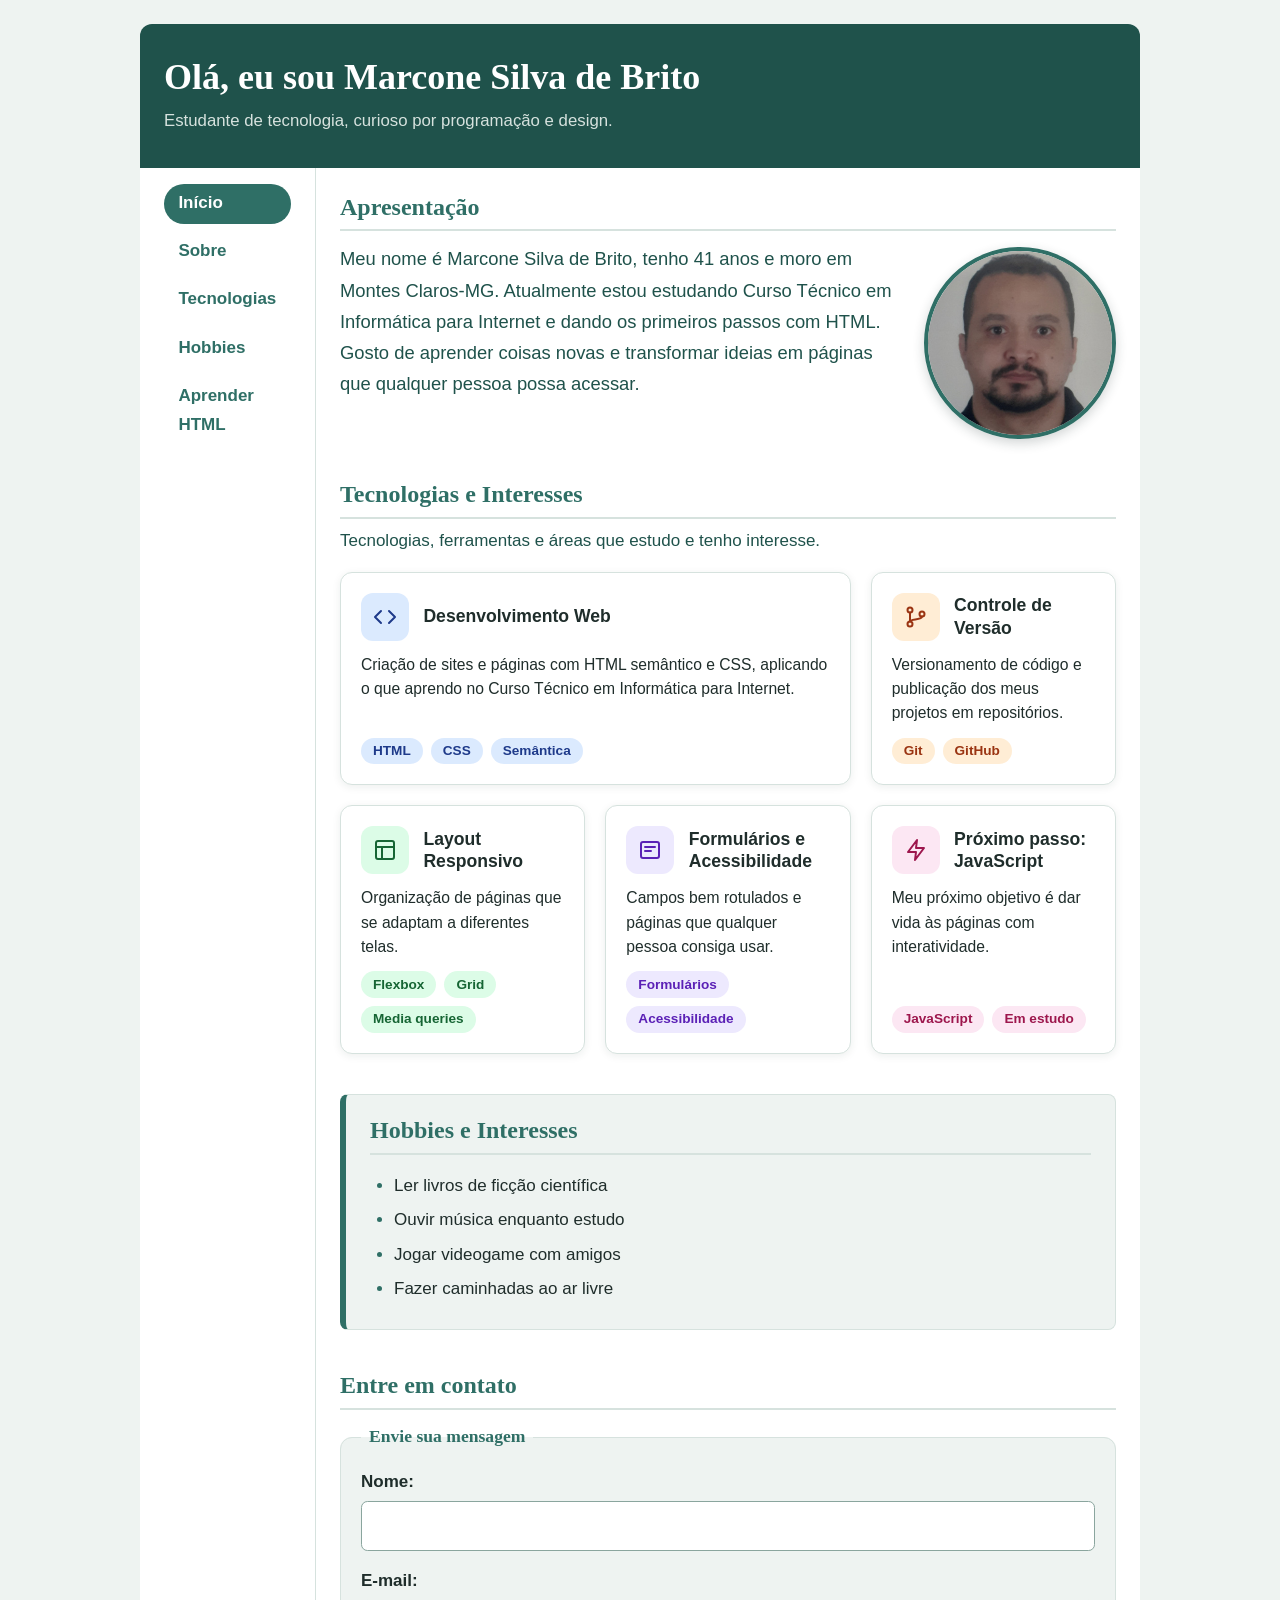
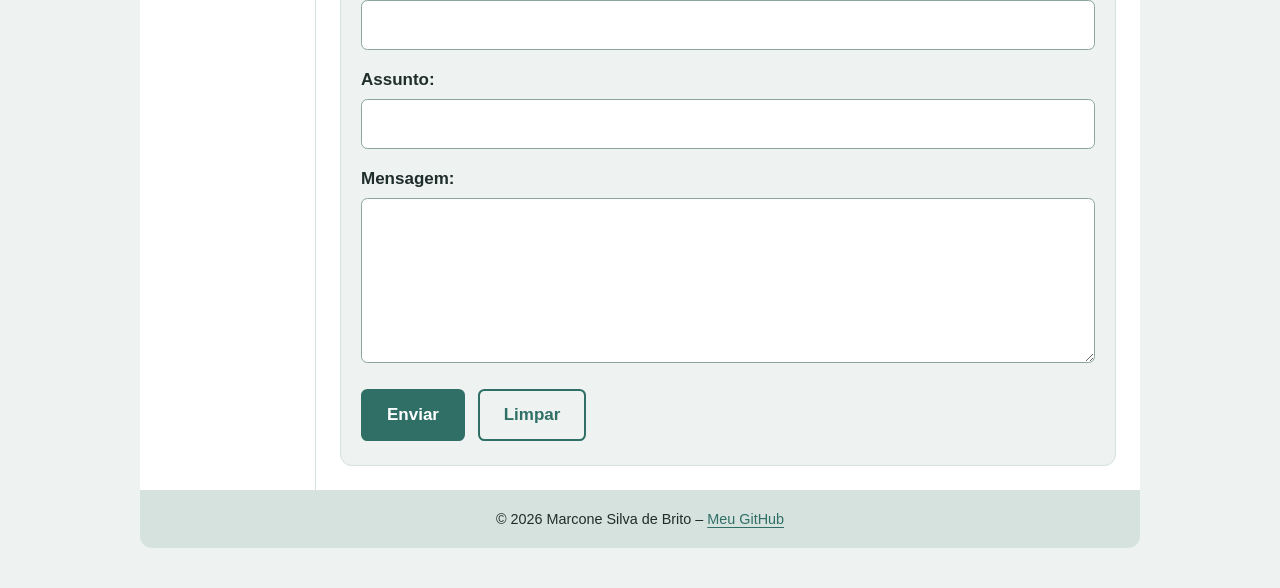
<file: index.html>
<!DOCTYPE html>
<html lang="pt-BR">
<head>
  <meta charset="UTF-8">
  <meta name="viewport" content="width=device-width, initial-scale=1.0">
  <title>Página Pessoal | Marcone Silva de Brito</title>
  <link rel="stylesheet" href="css/style.css">
</head>
<body>

  <header>
    <h1>Olá, eu sou Marcone Silva de Brito</h1>
    <p>Estudante de tecnologia, curioso por programação e design.</p>
  </header>

  <nav>
    <ul>
      <li><a href="index.html" aria-current="page">Início</a></li>
      <li><a href="sobre.html">Sobre</a></li>
      <li><a href="#tecnologias">Tecnologias</a></li>
      <li><a href="#hobbies">Hobbies</a></li>
      <li><a href="https://developer.mozilla.org/pt-BR/docs/Web/HTML" target="_blank" rel="noopener">Aprender HTML</a></li>
    </ul>
  </nav>

  <main>
    <section id="apresentacao">
      <h2>Apresentação</h2>
      <p class="intro">
        Meu nome é Marcone Silva de Brito, tenho 41 anos e moro em Montes Claros-MG. Atualmente estou
        estudando Curso Técnico em Informática para Internet e dando os primeiros passos com HTML.
        Gosto de aprender coisas novas e transformar ideias em páginas que
        qualquer pessoa possa acessar.
      </p>
      <img src="img/foto.jpg" alt="Foto de perfil de Marcone Silva de Brito">
    </section>

    <section id="tecnologias">
      <h2>Tecnologias e Interesses</h2>
      <p class="subtitulo">Tecnologias, ferramentas e áreas que estudo e tenho interesse.</p>

      <div class="cartoes">

        <article class="cartao cartao-destaque cartao-azul">
          <div class="cartao-topo">
            <span class="cartao-icone" aria-hidden="true">
              <svg viewBox="0 0 24 24"><polyline points="8 6 2 12 8 18"/><polyline points="16 6 22 12 16 18"/></svg>
            </span>
            <h3>Desenvolvimento Web</h3>
          </div>
          <p>
            Criação de sites e páginas com HTML semântico e CSS, aplicando o que aprendo no
            Curso Técnico em Informática para Internet.
          </p>
          <ul class="tags">
            <li>HTML</li>
            <li>CSS</li>
            <li>Semântica</li>
          </ul>
        </article>

        <article class="cartao cartao-laranja">
          <div class="cartao-topo">
            <span class="cartao-icone" aria-hidden="true">
              <svg viewBox="0 0 24 24"><circle cx="6" cy="5" r="2.5"/><circle cx="6" cy="19" r="2.5"/><circle cx="18" cy="9" r="2.5"/><path d="M6 7.5v9M18 11.5c0 4-12 2-12 5"/></svg>
            </span>
            <h3>Controle de Versão</h3>
          </div>
          <p>Versionamento de código e publicação dos meus projetos em repositórios.</p>
          <ul class="tags">
            <li>Git</li>
            <li>GitHub</li>
          </ul>
        </article>

        <article class="cartao cartao-verde">
          <div class="cartao-topo">
            <span class="cartao-icone" aria-hidden="true">
              <svg viewBox="0 0 24 24"><rect x="3" y="3" width="18" height="18" rx="2"/><path d="M3 9h18M9 9v12"/></svg>
            </span>
            <h3>Layout Responsivo</h3>
          </div>
          <p>Organização de páginas que se adaptam a diferentes telas.</p>
          <ul class="tags">
            <li>Flexbox</li>
            <li>Grid</li>
            <li>Media queries</li>
          </ul>
        </article>

        <article class="cartao cartao-roxo">
          <div class="cartao-topo">
            <span class="cartao-icone" aria-hidden="true">
              <svg viewBox="0 0 24 24"><rect x="3" y="4" width="18" height="16" rx="2"/><path d="M7 9h10M7 13h6"/></svg>
            </span>
            <h3>Formulários e Acessibilidade</h3>
          </div>
          <p>Campos bem rotulados e páginas que qualquer pessoa consiga usar.</p>
          <ul class="tags">
            <li>Formulários</li>
            <li>Acessibilidade</li>
          </ul>
        </article>

        <article class="cartao cartao-rosa">
          <div class="cartao-topo">
            <span class="cartao-icone" aria-hidden="true">
              <svg viewBox="0 0 24 24"><polygon points="13 2 4 14 12 14 11 22 20 10 12 10"/></svg>
            </span>
            <h3>Próximo passo: JavaScript</h3>
          </div>
          <p>Meu próximo objetivo é dar vida às páginas com interatividade.</p>
          <ul class="tags">
            <li>JavaScript</li>
            <li>Em estudo</li>
          </ul>
        </article>

      </div>
    </section>

    <section id="hobbies" class="secao-destacada">
      <h2>Hobbies e Interesses</h2>
      <ul>
        <li>Ler livros de ficção científica</li>
        <li>Ouvir música enquanto estudo</li>
        <li>Jogar videogame com amigos</li>
        <li>Fazer caminhadas ao ar livre</li>
      </ul>
    </section>
    

    <section id="contato">
      <h2>Entre em contato</h2>
      <form action="#" method="post">
        <fieldset>
          <legend>Envie sua mensagem</legend>

          <p>
            <label for="nome">Nome:</label>
            <input type="text" id="nome" name="nome" required>
          </p>

          <p>
            <label for="email">E-mail:</label>
            <input type="email" id="email" name="email" required>
          </p>

          <p>
            <label for="assunto">Assunto:</label>
            <input type="text" id="assunto" name="assunto">
          </p>

          <p>
            <label for="mensagem">Mensagem:</label>
            <textarea id="mensagem" name="mensagem" rows="5" required></textarea>
          </p>

          <p>
            <button type="submit">Enviar</button>
            <button type="reset">Limpar</button>
          </p>
        </fieldset>
      </form>
    </section>
  
  </main>

  <footer>
    <p>
      &copy; 2026 Marcone Silva de Brito &ndash;
      <a href="https://github.com/marconesdb" target="_blank" rel="noopener">Meu GitHub</a>
    </p>
  </footer>

</body>
</html>
</file>
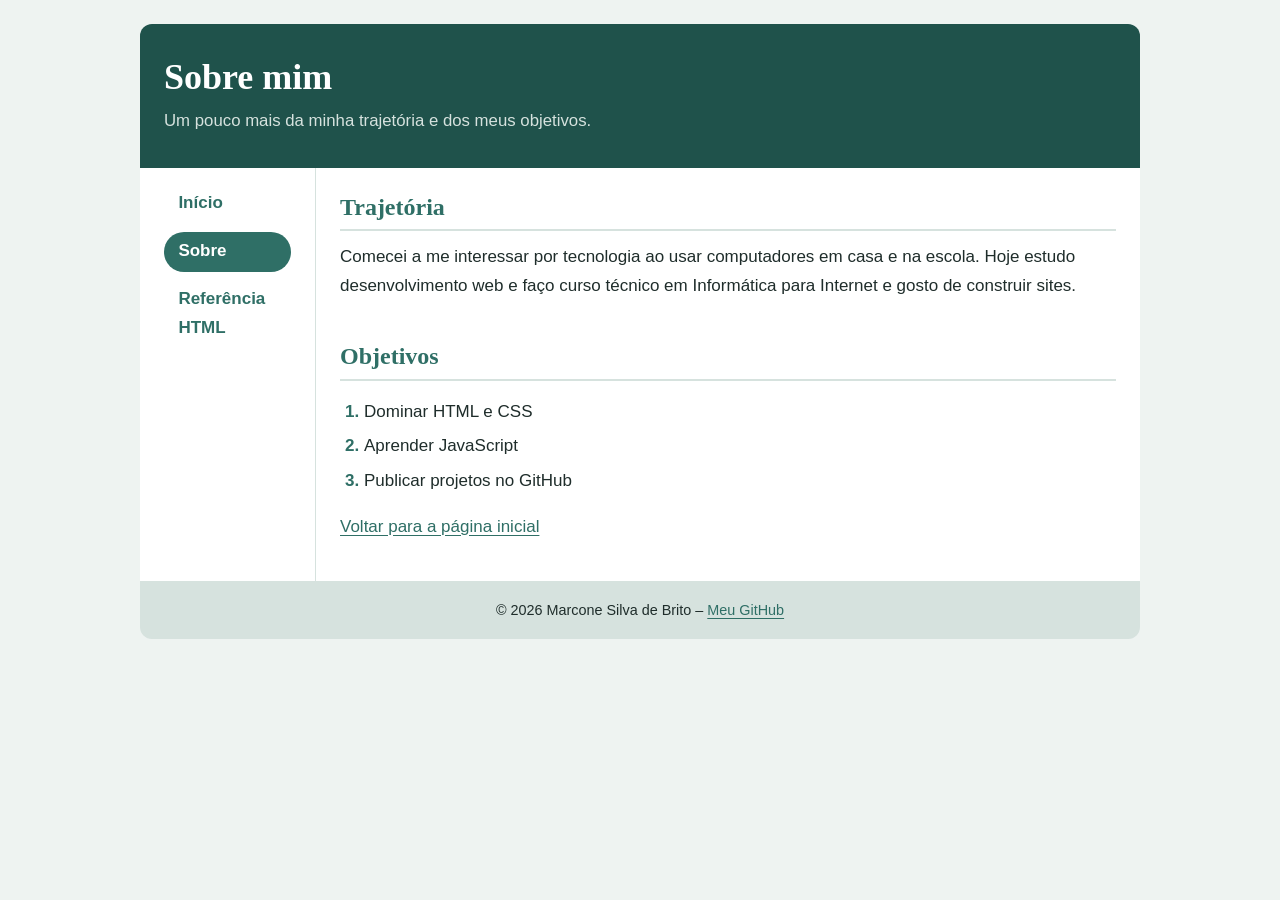
<file: sobre.html>
<!DOCTYPE html>
<html lang="pt-BR">
<head>
  <meta charset="UTF-8">
  <meta name="viewport" content="width=device-width, initial-scale=1.0">
  <title>Sobre | Marcone Silva de Brito</title>
  <link rel="stylesheet" href="css/style.css">
</head>
<body>

  <header>
    <h1>Sobre mim</h1>
    <p>Um pouco mais da minha trajetória e dos meus objetivos.</p>
  </header>

  <nav>
    <ul>
      <li><a href="index.html">Início</a></li>
      <li><a href="sobre.html" aria-current="page">Sobre</a></li>
      <li><a href="https://www.w3schools.com/html/" target="_blank" rel="noopener">Referência HTML</a></li>
    </ul>
  </nav>

  <main>
    <section id="trajetoria">
      <h2>Trajetória</h2>
      <p>
        Comecei a me interessar por tecnologia ao usar computadores em casa e
        na escola. Hoje estudo desenvolvimento web e faço curso técnico em Informática para Internet e gosto de construir sites.
    
      </p>
    </section>

    <section id="objetivos">
      <h2>Objetivos</h2>
      <ol>
        <li>Dominar HTML e CSS</li>
        <li>Aprender JavaScript</li>
        <li>Publicar projetos no GitHub</li>
      </ol>
      <p><a href="index.html">Voltar para a página inicial</a></p>
    </section>
  </main>

  <footer>
    <p>
      &copy; 2026 Marcone Silva de Brito &ndash;
      <a href="https://github.com/marconesdb" target="_blank" rel="noopener">Meu GitHub</a>
    </p>
  </footer>

</body>
</html>
</file>
<file: css/style.css>
/* ==========================================================
   Página pessoal – Marcone Silva de Brito
   Folha de estilos externa (style.css) organizada por tópicos:
   1. Cores  2. Fontes  3. Dimensões e espaçamentos
   4. Bordas  5. Componentes  6. Responsividade
   (estrutura da página com Grid; cartões com Grid + Flexbox)
   ========================================================== */


/* ---------- 1. CORES (variáveis reutilizáveis) ---------- */
:root {
  --fundo: #eef3f1;           /* fundo da página */
  --papel: #ffffff;          /* fundo do conteúdo */
  --texto: #1f2d2b;           /* texto principal */
  --destaque: #2f6f66;        /* links, títulos, botões */
  --destaque-escuro: #1f524b; /* cabeçalho e hover */
  --suave: #d6e2de;           /* bordas e fundos discretos */
  --borda-campo: #8aa59e;     /* contorno dos campos do formulário */
}


/* ---------- 2. FONTES ---------- */
body {
  margin: 0;
  padding: 1.5rem 0.75rem 2.5rem;       /* espaço ao redor da "folha" */
  font-family: "Segoe UI", Roboto, Helvetica, Arial, sans-serif;
  font-size: 1.0625rem;                 /* 17px: leitura confortável */
  line-height: 1.7;
  color: var(--texto);
  background: var(--fundo);
}

h1, h2, legend {
  font-family: Georgia, "Times New Roman", serif;   /* títulos com serifa */
}

h2 {
  font-size: 1.5rem;
  line-height: 1.3;
  color: var(--destaque);
}


/* ---------- 3. DIMENSÕES E ESPAÇAMENTOS ---------- */
* { box-sizing: border-box; }   /* largura inclui padding e borda */

/* ESTRUTURA DA PÁGINA (Grid Layout)
   O <body> é a grade: 2 colunas (menu lateral + conteúdo) e 3 linhas
   (cabeçalho, miolo, rodapé). */
body {
  display: grid;
  grid-template-columns: 11rem minmax(0, 1fr);
  grid-template-rows: auto 1fr auto;
  max-width: 64rem;               /* largura máxima da "folha" */
  margin: 0 auto;                 /* centraliza na tela */
}

header, nav, main, footer { padding: 1rem 1.5rem; }

/* Cabeçalho e rodapé ocupam as DUAS colunas */
header { grid-column: 1 / -1; grid-row: 1; padding-block: 2rem; }
footer { grid-column: 1 / -1; grid-row: 3; }

/* Menu na 1ª coluna e conteúdo na 2ª, ambos na linha do meio */
nav  { grid-column: 1; grid-row: 2; }
main { grid-column: 2; grid-row: 2; padding-block: 1.5rem; }

section { margin: 2.5rem 0; }
main section:first-child { margin-top: 0; }
main section:last-child  { margin-bottom: 0; }


/* ---------- 4. BORDAS E FUNDOS DAS PARTES DA PÁGINA ---------- */
header {
  background: var(--destaque-escuro);
  color: var(--suave);
  border-radius: 0.75rem 0.75rem 0 0;   /* só os cantos de cima */
}

header h1 {
  margin: 0 0 0.5rem;
  font-size: clamp(1.6rem, 4.5vw, 2.25rem);  /* cresce e encolhe com a tela */
  line-height: 1.2;
  color: #ffffff;
}

header p { margin: 0; font-size: 1.05rem; }

nav {
  background: var(--papel);
  border-right: 1px solid var(--suave);   /* separa o menu lateral do conteúdo */
}

main { background: var(--papel); }

footer {
  background: var(--suave);
  border-top: 1px solid var(--suave);
  border-radius: 0 0 0.75rem 0.75rem;  /* só os cantos de baixo */
  font-size: 0.9rem;
  text-align: center;
}

footer p { margin: 0; }

h2 {
  margin: 0 0 0.75rem;
  padding-bottom: 0.4rem;
  border-bottom: 2px solid var(--suave);
}


/* ---------- 5. COMPONENTES ---------- */

/* Links */
a {
  color: var(--destaque);
  text-underline-offset: 0.2em;
}

a:hover { color: var(--destaque-escuro); }

a:focus-visible {
  outline: 3px solid var(--destaque);
  outline-offset: 2px;
}

/* Navegação */
nav ul {
  list-style: none;
  display: flex;
  flex-direction: column;         /* menu lateral: itens empilhados */
  gap: 0.5rem;
  margin: 0;
  padding: 0;
}

nav a {
  display: block;
  padding: 0.35rem 0.9rem;
  border-radius: 999px;           /* formato de "pílula" */
  text-decoration: none;
  font-weight: 600;
}

nav a:hover { background: var(--suave); }

nav a[aria-current="page"] {      /* página em que o visitante está */
  background: var(--destaque);
  color: #ffffff;
}

/* Parágrafos do conteúdo principal */
main p { margin: 0 0 1rem; }

/* Classes: .intro (parágrafo de abertura) e .secao-destacada (seção com
   fundo, borda e espaçamento próprios) */
.intro {
  font-size: 1.15rem;
  color: var(--destaque-escuro);
}

.secao-destacada {
  padding: 1.25rem 1.5rem;
  background: var(--fundo);
  border: 1px solid var(--suave);
  border-left: 6px solid var(--destaque);
  border-radius: 0.5rem;
}

.secao-destacada ul { margin-bottom: 0; }

/* Foto de perfil */
#apresentacao img {
  display: block;
  width: 12rem;
  height: 12rem;                  /* largura = altura → círculo perfeito */
  max-width: 100%;
  object-fit: cover;              /* recorta sem deformar a foto */
  object-position: center 25%;    /* mantém o rosto enquadrado */
  margin-top: 1rem;
  border: 4px solid var(--destaque);
  border-radius: 50%;
  box-shadow: 0 4px 12px rgba(31, 45, 43, 0.2);
}


/* Seção "Tecnologias e Interesses" */
.subtitulo {
  margin-top: -0.25rem;
  color: var(--destaque-escuro);
}

/* Grid: os cartões ficam em 3 colunas de mesma largura, com espaço (gap) entre eles */
.cartoes {
  display: grid;
  grid-template-columns: repeat(3, minmax(0, 1fr));
  gap: 1.25rem;
}

/* O primeiro cartão ocupa 2 colunas */
.cartao-destaque { grid-column: span 2; }

/* Flexbox: organização interna do cartão (coluna) */
.cartao {
  display: flex;
  flex-direction: column;
  justify-content: flex-start;
  gap: 0.75rem;
  padding: 1.25rem;
  background: var(--papel);
  border: 1px solid var(--suave);
  border-radius: 0.75rem;
  box-shadow: 0 2px 8px rgba(31, 45, 43, 0.08);
  /* cores de cada cartão (sobrescritas pelas classes .cartao-azul etc.) */
  --c-fundo: #dbeafe;
  --c-texto: #1e3a8a;
}

/* Flexbox: ícone e título lado a lado */
.cartao-topo {
  display: flex;
  flex-direction: row;
  align-items: center;              /* centraliza na vertical */
  gap: 0.9rem;
}

.cartao h3 {
  margin: 0;
  font-size: 1.1rem;
  line-height: 1.3;
}

.cartao p { margin: 0; font-size: 0.98rem; line-height: 1.55; }

.cartao-icone {
  display: flex;
  flex: none;                       /* não encolhe */
  align-items: center;
  justify-content: center;
  width: 3rem;
  height: 3rem;
  background: var(--c-fundo);
  color: var(--c-texto);
  border-radius: 0.75rem;
}

.cartao-icone svg {
  width: 1.5rem;
  height: 1.5rem;
  fill: none;
  stroke: currentColor;
  stroke-width: 2;
  stroke-linecap: round;
  stroke-linejoin: round;
}

/* Flexbox: tags lado a lado, quebrando linha quando faltar espaço */
.tags {
  display: flex;
  flex-wrap: wrap;
  gap: 0.5rem;
  margin: auto 0 0;                 /* empurra as tags para o fim do cartão */
  padding: 0;
  list-style: none;
}

.tags li {
  margin: 0;
  padding: 0.2rem 0.75rem;
  font-size: 0.85rem;
  font-weight: 600;
  line-height: 1.5;
  color: var(--c-texto);
  background: var(--c-fundo);
  border-radius: 999px;
}

/* Variações de cor */
.cartao-azul    { --c-fundo: #dbeafe; --c-texto: #1e3a8a; }
.cartao-laranja { --c-fundo: #ffedd5; --c-texto: #9a3412; }
.cartao-verde   { --c-fundo: #dcfce7; --c-texto: #166534; }
.cartao-roxo    { --c-fundo: #ede9fe; --c-texto: #5b21b6; }
.cartao-rosa    { --c-fundo: #fce7f3; --c-texto: #9d174d; }

/* Listas (hobbies e objetivos) */
section ul, section ol { padding-left: 1.5rem; }
.cartoes ul { padding-left: 0; }
section li { margin-bottom: 0.35rem; }
section li::marker { color: var(--destaque); font-weight: 700; }

/* Formulário */
fieldset {
  margin: 0;
  padding: 1rem 1.25rem 0.5rem;
  border: 1px solid var(--suave);
  border-radius: 0.75rem;
  background: var(--fundo);
}

legend {
  padding: 0 0.5rem;
  font-size: 1.1rem;
  font-weight: 700;
  color: var(--destaque);
}

fieldset p { margin: 0 0 1rem; }

label {
  display: block;
  margin-bottom: 0.25rem;
  font-weight: 600;
}

input, textarea {
  width: 100%;
  padding: 0.6rem 0.75rem;
  font: inherit;                  /* usa a mesma fonte do restante da página */
  color: var(--texto);
  background: var(--papel);
  border: 1px solid var(--borda-campo);
  border-radius: 0.4rem;
}

textarea { resize: vertical; min-height: 8rem; }

input:focus, textarea:focus {
  outline: 3px solid rgba(47, 111, 102, 0.35);
  border-color: var(--destaque);
}

/* Botões */
button {
  padding: 0.6rem 1.5rem;
  margin-right: 0.5rem;
  font: inherit;
  font-weight: 600;
  border: 2px solid var(--destaque);
  border-radius: 0.4rem;
  cursor: pointer;
  transition: background-color 0.15s, color 0.15s;
}

button[type="submit"] { background: var(--destaque); color: #ffffff; }
button[type="submit"]:hover {
  background: var(--destaque-escuro);
  border-color: var(--destaque-escuro);
}

button[type="reset"] { background: transparent; color: var(--destaque); }
button[type="reset"]:hover { background: var(--suave); }

button:focus-visible {
  outline: 3px solid var(--destaque);
  outline-offset: 2px;
}


/* ---------- 6. RESPONSIVIDADE ---------- */

/* Telas médias e grandes: foto ao lado do texto de apresentação */
@media (min-width: 40rem) {
  #apresentacao {
    display: grid;
    grid-template-columns: 1fr 12rem;
    column-gap: 2rem;
    align-items: start;
  }
  #apresentacao h2 { grid-column: 1 / -1; }
  #apresentacao p  { margin-top: 0; }
  #apresentacao img { margin-top: 0.25rem; }
}

/* Telas médias: menu vai para cima do conteúdo (grade de 1 coluna) e os
   cartões passam para 2 colunas */
@media (max-width: 48rem) {
  body { grid-template-columns: minmax(0, 1fr); }
  header, nav, main, footer { grid-column: 1; grid-row: auto; }

  nav {
    border-right: 0;
    border-bottom: 1px solid var(--suave);
  }
  nav ul { flex-direction: row; flex-wrap: wrap; }

  .cartoes { grid-template-columns: repeat(2, minmax(0, 1fr)); }
}

/* Telas pequenas: a folha ocupa a largura toda, sem cantos arredondados */
@media (max-width: 30rem) {
  body { padding: 0 0 2rem; }
  header, footer { border-radius: 0; }
  button { width: 100%; margin: 0 0 0.5rem; }

  .cartoes { grid-template-columns: 1fr; }
  .cartao-destaque { grid-column: auto; }
}

/* Respeita quem prefere menos animações */
@media (prefers-reduced-motion: reduce) {
  button { transition: none; }
}
</file>
